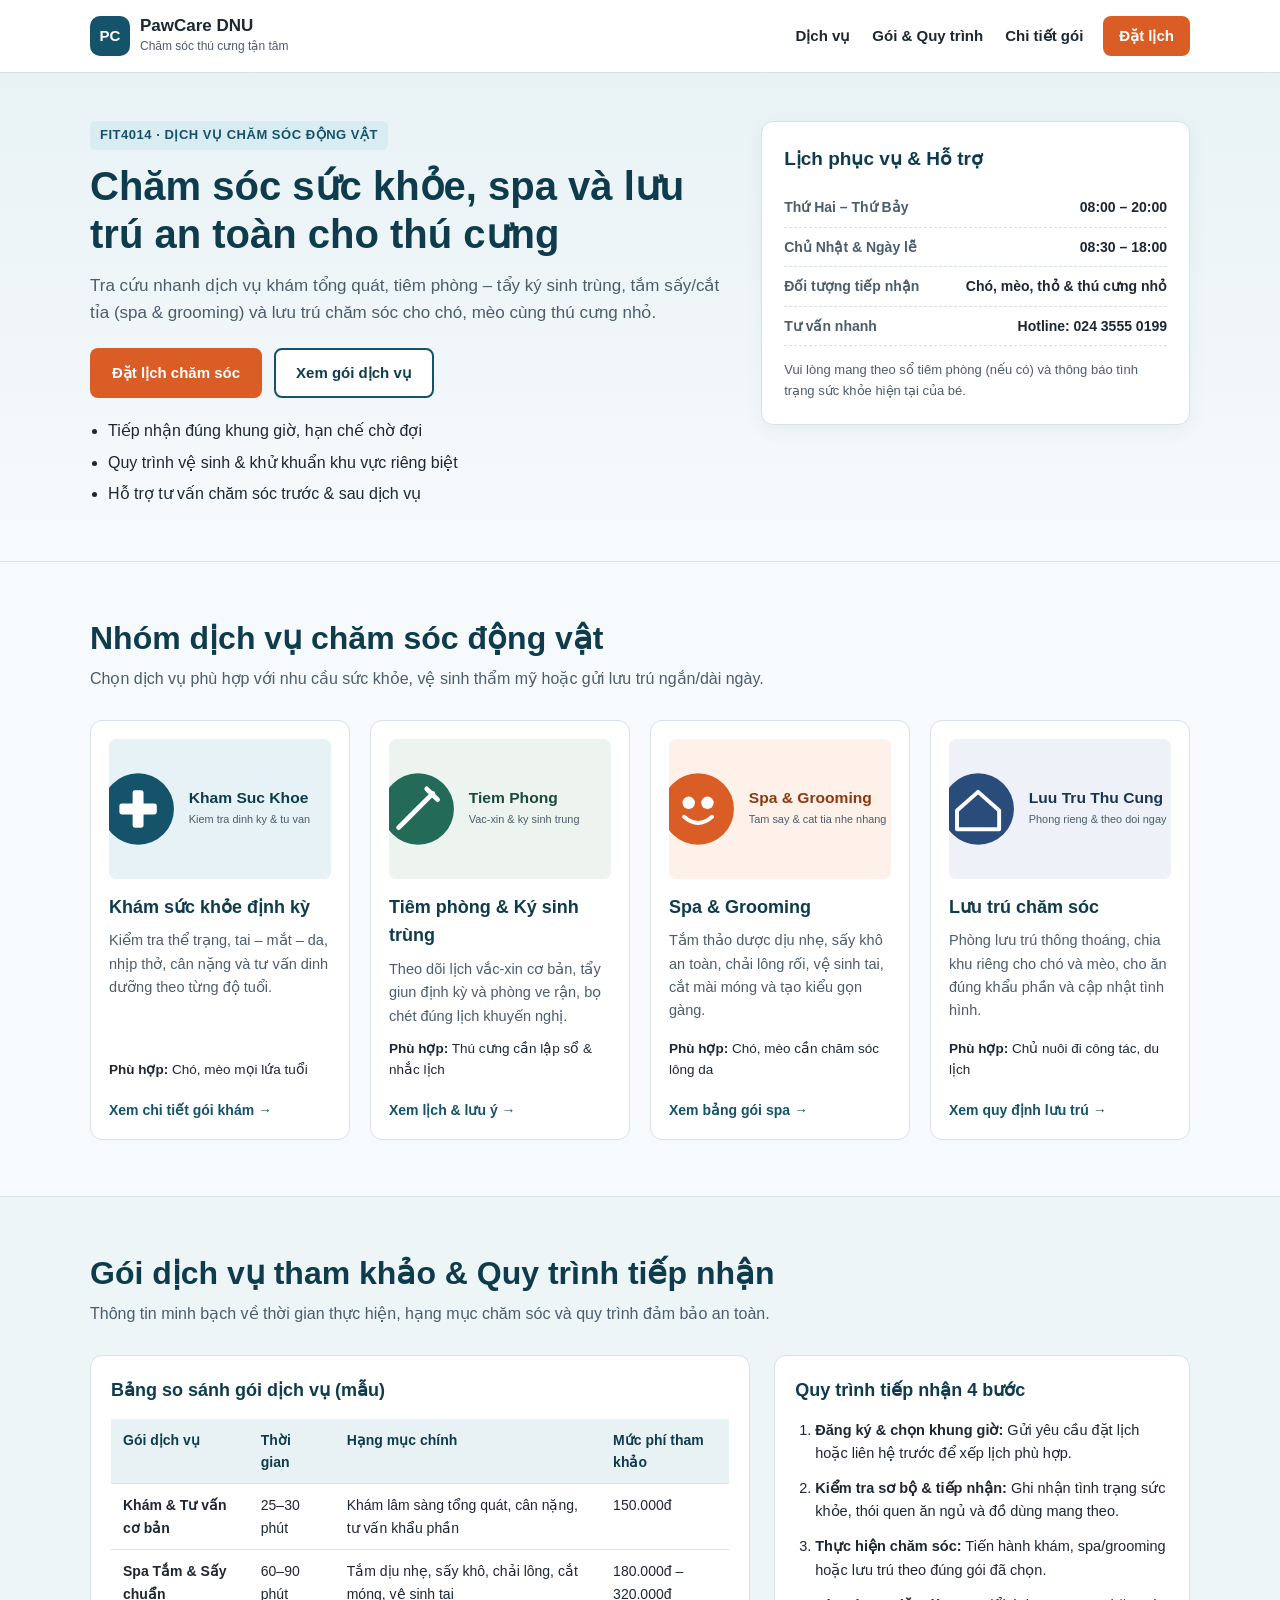
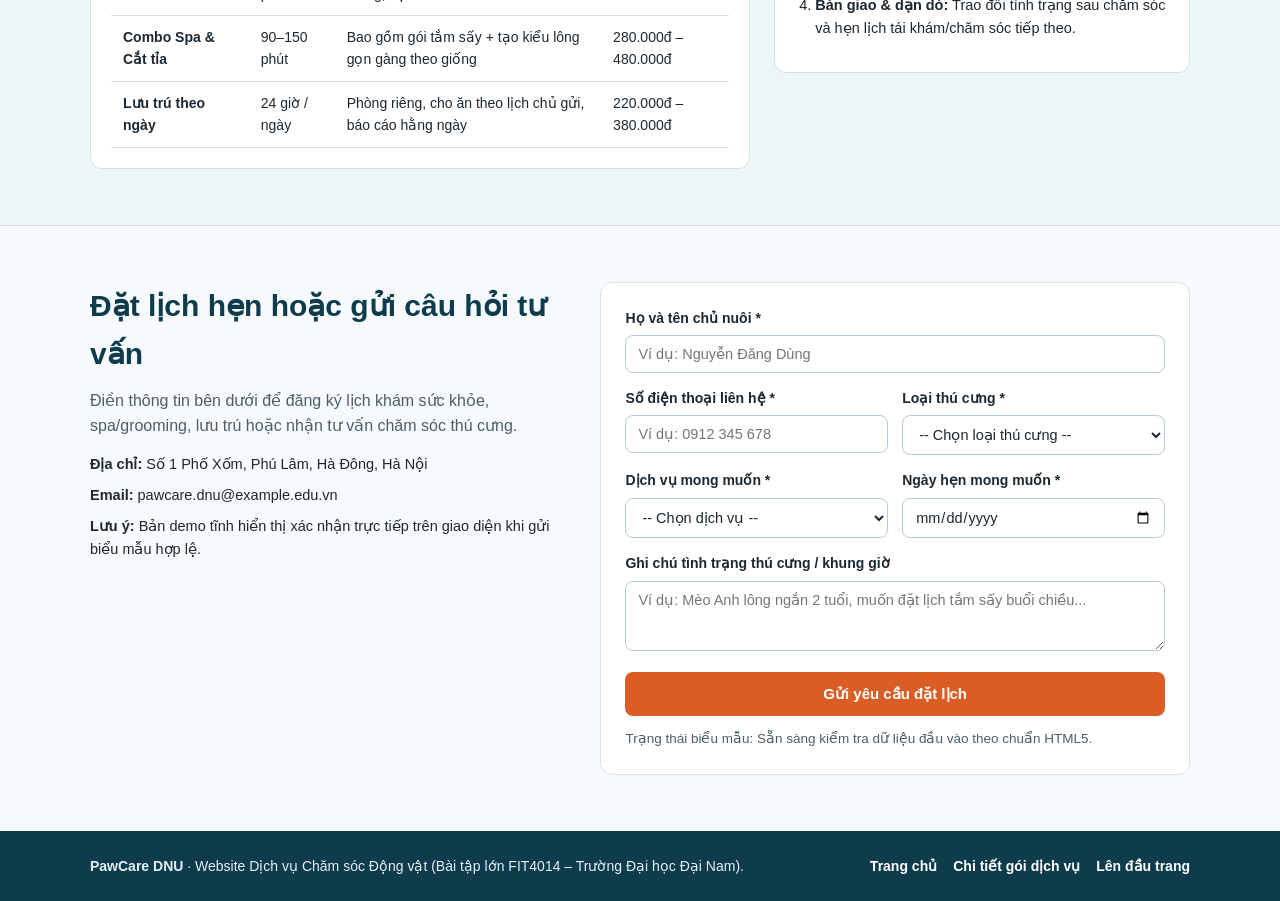
<file: index.html>
<!DOCTYPE html>
<html lang="vi">
<head>
  <meta charset="UTF-8" />
  <meta name="viewport" content="width=device-width, initial-scale=1.0" />
  <title>PawCare DNU · Dịch vụ Chăm sóc Động vật</title>
  <link rel="stylesheet" href="css/style.css" />
</head>
<body>
  <header class="site-header" id="top">
    <div class="container header-inner">
      <a class="brand" href="index.html">
        <span class="brand-badge" aria-hidden="true">PC</span>
        <span>
          <strong>PawCare DNU</strong>
          <small>Chăm sóc thú cưng tận tâm</small>
        </span>
      </a>
      <nav class="main-nav" aria-label="Điều hướng chính">
        <a href="#dich-vu">Dịch vụ</a>
        <a href="#goi-cham-soc">Gói &amp; Quy trình</a>
        <a href="chi-tiet-dich-vu.html">Chi tiết gói</a>
        <a href="#dat-lich" class="nav-cta">Đặt lịch</a>
      </nav>
    </div>
  </header>

  <main>
    <!-- Hero Section -->
    <section class="hero">
      <div class="container hero-grid">
        <div class="hero-content">
          <span class="eyebrow">FIT4014 · Dịch vụ Chăm sóc Động vật</span>
          <h1>Chăm sóc sức khỏe, spa và lưu trú an toàn cho thú cưng</h1>
          <p class="hero-lead">
            Tra cứu nhanh dịch vụ khám tổng quát, tiêm phòng – tẩy ký sinh trùng, tắm sấy/cắt tỉa
            (spa &amp; grooming) và lưu trú chăm sóc cho chó, mèo cùng thú cưng nhỏ.
          </p>
          <div class="hero-actions">
            <a href="#dat-lich" class="btn btn-primary">Đặt lịch chăm sóc</a>
            <a href="#goi-cham-soc" class="btn btn-secondary">Xem gói dịch vụ</a>
          </div>
          <ul class="hero-highlights">
            <li>Tiếp nhận đúng khung giờ, hạn chế chờ đợi</li>
            <li>Quy trình vệ sinh &amp; khử khuẩn khu vực riêng biệt</li>
            <li>Hỗ trợ tư vấn chăm sóc trước &amp; sau dịch vụ</li>
          </ul>
        </div>

        <aside class="hero-card" aria-label="Thông tin hoạt động">
          <h2>Lịch phục vụ &amp; Hỗ trợ</h2>
          <dl class="info-list">
            <div>
              <dt>Thứ Hai – Thứ Bảy</dt>
              <dd>08:00 – 20:00</dd>
            </div>
            <div>
              <dt>Chủ Nhật &amp; Ngày lễ</dt>
              <dd>08:30 – 18:00</dd>
            </div>
            <div>
              <dt>Đối tượng tiếp nhận</dt>
              <dd>Chó, mèo, thỏ &amp; thú cưng nhỏ</dd>
            </div>
            <div>
              <dt>Tư vấn nhanh</dt>
              <dd>Hotline: 024 3555 0199</dd>
            </div>
          </dl>
          <p class="card-note">
            Vui lòng mang theo sổ tiêm phòng (nếu có) và thông báo tình trạng sức khỏe hiện tại của bé.
          </p>
        </aside>
      </div>
    </section>

    <!-- R1: 4 nhóm dịch vụ chăm sóc động vật -->
    <section class="section" id="dich-vu">
      <div class="container">
        <div class="section-head">
          <h2>Nhóm dịch vụ chăm sóc động vật</h2>
          <p>Chọn dịch vụ phù hợp với nhu cầu sức khỏe, vệ sinh thẩm mỹ hoặc gửi lưu trú ngắn/dài ngày.</p>
        </div>

        <div class="services-grid">
          <article class="service-card">
            <img src="images/kham-suc-khoe.svg" alt="Minh họa dịch vụ khám sức khỏe thú cưng" />
            <h3>Khám sức khỏe định kỳ</h3>
            <p>Kiểm tra thể trạng, tai – mắt – da, nhịp thở, cân nặng và tư vấn dinh dưỡng theo từng độ tuổi.</p>
            <p class="meta"><strong>Phù hợp:</strong> Chó, mèo mọi lứa tuổi</p>
            <a href="chi-tiet-dich-vu.html#kham" class="card-link">Xem chi tiết gói khám →</a>
          </article>

          <article class="service-card">
            <img src="images/tiem-phong.svg" alt="Minh họa dịch vụ tiêm phòng và tẩy ký sinh trùng" />
            <h3>Tiêm phòng &amp; Ký sinh trùng</h3>
            <p>Theo dõi lịch vắc-xin cơ bản, tẩy giun định kỳ và phòng ve rận, bọ chét đúng lịch khuyến nghị.</p>
            <p class="meta"><strong>Phù hợp:</strong> Thú cưng cần lập sổ &amp; nhắc lịch</p>
            <a href="chi-tiet-dich-vu.html#tiem" class="card-link">Xem lịch &amp; lưu ý →</a>
          </article>

          <article class="service-card">
            <img src="images/spa-grooming.svg" alt="Minh họa dịch vụ spa và cắt tỉa lông thú cưng" />
            <h3>Spa &amp; Grooming</h3>
            <p>Tắm thảo dược dịu nhẹ, sấy khô an toàn, chải lông rối, vệ sinh tai, cắt mài móng và tạo kiểu gọn gàng.</p>
            <p class="meta"><strong>Phù hợp:</strong> Chó, mèo cần chăm sóc lông da</p>
            <a href="chi-tiet-dich-vu.html#spa" class="card-link">Xem bảng gói spa →</a>
          </article>

          <article class="service-card">
            <img src="images/luu-tru.svg" alt="Minh họa khu vực lưu trú chăm sóc thú cưng" />
            <h3>Lưu trú chăm sóc</h3>
            <p>Phòng lưu trú thông thoáng, chia khu riêng cho chó và mèo, cho ăn đúng khẩu phần và cập nhật tình hình.</p>
            <p class="meta"><strong>Phù hợp:</strong> Chủ nuôi đi công tác, du lịch</p>
            <a href="chi-tiet-dich-vu.html#luu-tru" class="card-link">Xem quy định lưu trú →</a>
          </article>
        </div>
      </div>
    </section>

    <!-- R2: So sánh gói dịch vụ & Quy trình tiếp nhận -->
    <section class="section section-alt" id="goi-cham-soc">
      <div class="container">
        <div class="section-head">
          <h2>Gói dịch vụ tham khảo &amp; Quy trình tiếp nhận</h2>
          <p>Thông tin minh bạch về thời gian thực hiện, hạng mục chăm sóc và quy trình đảm bảo an toàn.</p>
        </div>

        <div class="split-layout">
          <div class="table-wrap">
            <h3>Bảng so sánh gói dịch vụ (mẫu)</h3>
            <table class="package-table">
              <thead>
                <tr>
                  <th>Gói dịch vụ</th>
                  <th>Thời gian</th>
                  <th>Hạng mục chính</th>
                  <th>Mức phí tham khảo</th>
                </tr>
              </thead>
              <tbody>
                <tr>
                  <td><strong>Khám &amp; Tư vấn cơ bản</strong></td>
                  <td>25–30 phút</td>
                  <td>Khám lâm sàng tổng quát, cân nặng, tư vấn khẩu phần</td>
                  <td>150.000đ</td>
                </tr>
                <tr>
                  <td><strong>Spa Tắm &amp; Sấy chuẩn</strong></td>
                  <td>60–90 phút</td>
                  <td>Tắm dịu nhẹ, sấy khô, chải lông, cắt móng, vệ sinh tai</td>
                  <td>180.000đ – 320.000đ</td>
                </tr>
                <tr>
                  <td><strong>Combo Spa &amp; Cắt tỉa</strong></td>
                  <td>90–150 phút</td>
                  <td>Bao gồm gói tắm sấy + tạo kiểu lông gọn gàng theo giống</td>
                  <td>280.000đ – 480.000đ</td>
                </tr>
                <tr>
                  <td><strong>Lưu trú theo ngày</strong></td>
                  <td>24 giờ / ngày</td>
                  <td>Phòng riêng, cho ăn theo lịch chủ gửi, báo cáo hằng ngày</td>
                  <td>220.000đ – 380.000đ</td>
                </tr>
              </tbody>
            </table>
          </div>

          <div class="process-box">
            <h3>Quy trình tiếp nhận 4 bước</h3>
            <ol class="steps-list">
              <li>
                <strong>Đăng ký &amp; chọn khung giờ:</strong> Gửi yêu cầu đặt lịch hoặc liên hệ trước để xếp lịch phù hợp.
              </li>
              <li>
                <strong>Kiểm tra sơ bộ &amp; tiếp nhận:</strong> Ghi nhận tình trạng sức khỏe, thói quen ăn ngủ và đồ dùng mang theo.
              </li>
              <li>
                <strong>Thực hiện chăm sóc:</strong> Tiến hành khám, spa/grooming hoặc lưu trú theo đúng gói đã chọn.
              </li>
              <li>
                <strong>Bàn giao &amp; dặn dò:</strong> Trao đổi tình trạng sau chăm sóc và hẹn lịch tái khám/chăm sóc tiếp theo.
              </li>
            </ol>
          </div>
        </div>
      </div>
    </section>

    <!-- R3: Biểu mẫu đặt lịch hẹn / tư vấn -->
    <section class="section" id="dat-lich">
      <div class="container form-layout">
        <div class="form-intro">
          <h2>Đặt lịch hẹn hoặc gửi câu hỏi tư vấn</h2>
          <p>
            Điền thông tin bên dưới để đăng ký lịch khám sức khỏe, spa/grooming, lưu trú hoặc nhận tư vấn chăm sóc
            thú cưng.
          </p>
          <ul class="contact-details">
            <li><strong>Địa chỉ:</strong> Số 1 Phố Xốm, Phú Lâm, Hà Đông, Hà Nội</li>
            <li><strong>Email:</strong> pawcare.dnu@example.edu.vn</li>
            <li><strong>Lưu ý:</strong> Bản demo tĩnh hiển thị xác nhận trực tiếp trên giao diện khi gửi biểu mẫu hợp lệ.</li>
          </ul>
        </div>

        <form class="booking-form" action="#dat-lich" method="get">
          <div class="form-group">
            <label for="owner-name">Họ và tên chủ nuôi *</label>
            <input id="owner-name" name="owner-name" type="text" placeholder="Ví dụ: Nguyễn Đăng Dùng" required />
          </div>

          <div class="form-row">
            <div class="form-group">
              <label for="phone">Số điện thoại liên hệ *</label>
              <input id="phone" name="phone" type="tel" placeholder="Ví dụ: 0912 345 678" required />
            </div>

            <div class="form-group">
              <label for="pet-type">Loại thú cưng *</label>
              <select id="pet-type" name="pet-type" required>
                <option value="">-- Chọn loại thú cưng --</option>
                <option value="cho">Chó</option>
                <option value="meo">Mèo</option>
                <option value="khac">Thú cưng nhỏ khác (thỏ, hamster...)</option>
              </select>
            </div>
          </div>

          <div class="form-row">
            <div class="form-group">
              <label for="service-select">Dịch vụ mong muốn *</label>
              <select id="service-select" name="service-select" required>
                <option value="">-- Chọn dịch vụ --</option>
                <option value="kham">Khám sức khỏe định kỳ</option>
                <option value="tiem">Tiêm phòng &amp; tẩy ký sinh trùng</option>
                <option value="spa">Spa &amp; Grooming</option>
                <option value="luu-tru">Lưu trú chăm sóc</option>
              </select>
            </div>

            <div class="form-group">
              <label for="preferred-date">Ngày hẹn mong muốn *</label>
              <input id="preferred-date" name="preferred-date" type="date" required />
            </div>
          </div>

          <div class="form-group">
            <label for="notes">Ghi chú tình trạng thú cưng / khung giờ</label>
            <textarea
              id="notes"
              name="notes"
              rows="3"
              placeholder="Ví dụ: Mèo Anh lông ngắn 2 tuổi, muốn đặt lịch tắm sấy buổi chiều..."
            ></textarea>
          </div>

          <button type="submit" class="btn btn-primary btn-full">Gửi yêu cầu đặt lịch</button>
          <p class="form-status" role="status">
            Trạng thái biểu mẫu: Sẵn sàng kiểm tra dữ liệu đầu vào theo chuẩn HTML5.
          </p>
        </form>
      </div>
    </section>
  </main>

  <footer class="site-footer">
    <div class="container footer-inner">
      <p>
        <strong>PawCare DNU</strong> · Website Dịch vụ Chăm sóc Động vật (Bài tập lớn FIT4014 – Trường Đại học Đại Nam).
      </p>
      <div class="footer-links">
        <a href="index.html">Trang chủ</a>
        <a href="chi-tiet-dich-vu.html">Chi tiết gói dịch vụ</a>
        <a href="#top">Lên đầu trang</a>
      </div>
    </div>
  </footer>
</body>
</html>
</file>
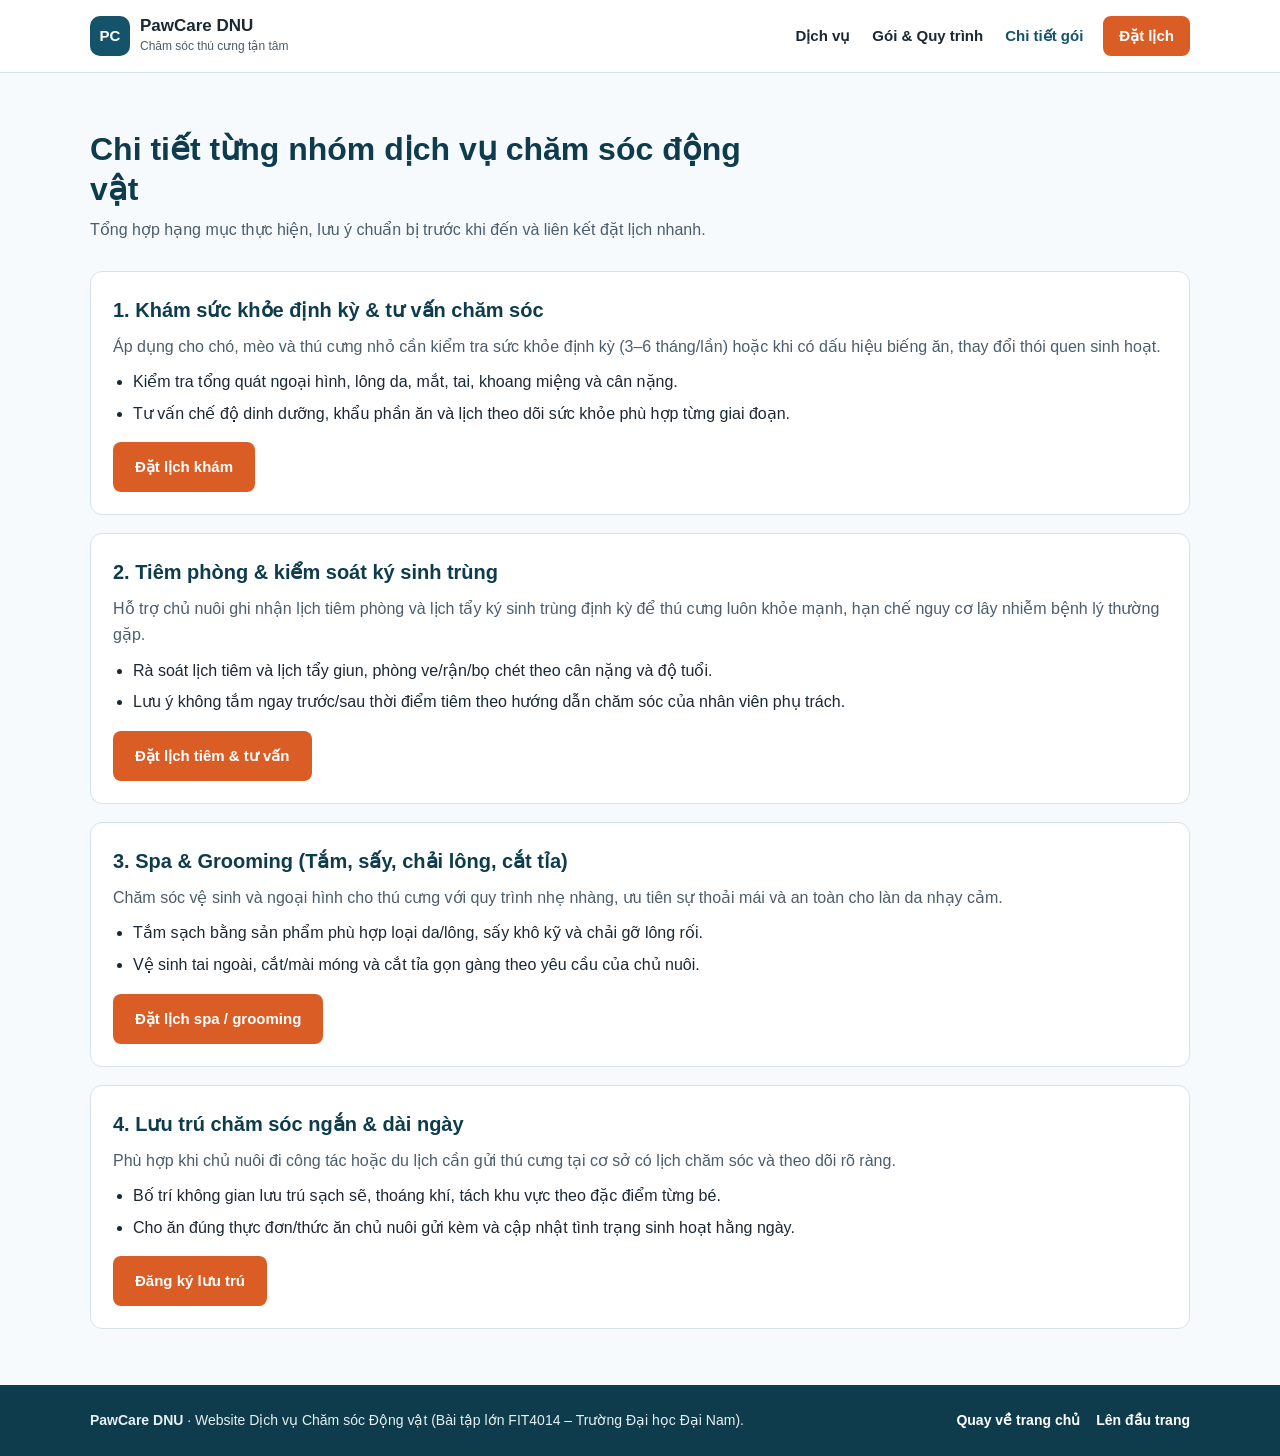
<file: ket qua.html>
<!DOCTYPE html>
<html lang="vi">
<head>
  <meta charset="UTF-8" />
  <meta name="viewport" content="width=device-width, initial-scale=1.0" />
  <title>Chi tiết Gói Dịch vụ · PawCare DNU</title>
  <link rel="stylesheet" href="css/style.css" />
</head>
<body>
  <header class="site-header" id="top">
    <div class="container header-inner">
      <a class="brand" href="index.html">
        <span class="brand-badge" aria-hidden="true">PC</span>
        <span>
          <strong>PawCare DNU</strong>
          <small>Chăm sóc thú cưng tận tâm</small>
        </span>
      </a>
      <nav class="main-nav" aria-label="Điều hướng trang chi tiết">
        <a href="index.html#dich-vu">Dịch vụ</a>
        <a href="index.html#goi-cham-soc">Gói &amp; Quy trình</a>
        <a href="chi-tiet-dich-vu.html" aria-current="page">Chi tiết gói</a>
        <a href="index.html#dat-lich" class="nav-cta">Đặt lịch</a>
      </nav>
    </div>
  </header>

  <main class="section">
    <div class="container">
      <div class="section-head">
        <h1>Chi tiết từng nhóm dịch vụ chăm sóc động vật</h1>
        <p>Tổng hợp hạng mục thực hiện, lưu ý chuẩn bị trước khi đến và liên kết đặt lịch nhanh.</p>
      </div>

      <div class="detail-stack">
        <article class="detail-card" id="kham">
          <h2>1. Khám sức khỏe định kỳ &amp; tư vấn chăm sóc</h2>
          <p>
            Áp dụng cho chó, mèo và thú cưng nhỏ cần kiểm tra sức khỏe định kỳ (3–6 tháng/lần) hoặc khi có dấu hiệu
            biếng ăn, thay đổi thói quen sinh hoạt.
          </p>
          <ul>
            <li>Kiểm tra tổng quát ngoại hình, lông da, mắt, tai, khoang miệng và cân nặng.</li>
            <li>Tư vấn chế độ dinh dưỡng, khẩu phần ăn và lịch theo dõi sức khỏe phù hợp từng giai đoạn.</li>
          </ul>
          <a href="index.html#dat-lich" class="btn btn-primary">Đặt lịch khám</a>
        </article>

        <article class="detail-card" id="tiem">
          <h2>2. Tiêm phòng &amp; kiểm soát ký sinh trùng</h2>
          <p>
            Hỗ trợ chủ nuôi ghi nhận lịch tiêm phòng và lịch tẩy ký sinh trùng định kỳ để thú cưng luôn khỏe mạnh,
            hạn chế nguy cơ lây nhiễm bệnh lý thường gặp.
          </p>
          <ul>
            <li>Rà soát lịch tiêm và lịch tẩy giun, phòng ve/rận/bọ chét theo cân nặng và độ tuổi.</li>
            <li>Lưu ý không tắm ngay trước/sau thời điểm tiêm theo hướng dẫn chăm sóc của nhân viên phụ trách.</li>
          </ul>
          <a href="index.html#dat-lich" class="btn btn-primary">Đặt lịch tiêm &amp; tư vấn</a>
        </article>

        <article class="detail-card" id="spa">
          <h2>3. Spa &amp; Grooming (Tắm, sấy, chải lông, cắt tỉa)</h2>
          <p>
            Chăm sóc vệ sinh và ngoại hình cho thú cưng với quy trình nhẹ nhàng, ưu tiên sự thoải mái và an toàn
            cho làn da nhạy cảm.
          </p>
          <ul>
            <li>Tắm sạch bằng sản phẩm phù hợp loại da/lông, sấy khô kỹ và chải gỡ lông rối.</li>
            <li>Vệ sinh tai ngoài, cắt/mài móng và cắt tỉa gọn gàng theo yêu cầu của chủ nuôi.</li>
          </ul>
          <a href="index.html#dat-lich" class="btn btn-primary">Đặt lịch spa / grooming</a>
        </article>

        <article class="detail-card" id="luu-tru">
          <h2>4. Lưu trú chăm sóc ngắn &amp; dài ngày</h2>
          <p>
            Phù hợp khi chủ nuôi đi công tác hoặc du lịch cần gửi thú cưng tại cơ sở có lịch chăm sóc và theo dõi
            rõ ràng.
          </p>
          <ul>
            <li>Bố trí không gian lưu trú sạch sẽ, thoáng khí, tách khu vực theo đặc điểm từng bé.</li>
            <li>Cho ăn đúng thực đơn/thức ăn chủ nuôi gửi kèm và cập nhật tình trạng sinh hoạt hằng ngày.</li>
          </ul>
          <a href="index.html#dat-lich" class="btn btn-primary">Đăng ký lưu trú</a>
        </article>
      </div>
    </div>
  </main>

  <footer class="site-footer">
    <div class="container footer-inner">
      <p>
        <strong>PawCare DNU</strong> · Website Dịch vụ Chăm sóc Động vật (Bài tập lớn FIT4014 – Trường Đại học Đại Nam).
      </p>
      <div class="footer-links">
        <a href="index.html">Quay về trang chủ</a>
        <a href="#top">Lên đầu trang</a>
      </div>
    </div>
  </footer>
</body>
</html>
</file>
<file: css/style.css>
:root {
  --bg-page: #f7fafc;
  --bg-surface: #ffffff;
  --bg-alt: #eef5f7;
  --primary: #145369;
  --primary-dark: #0e3c4c;
  --accent: #d95d24;
  --accent-dark: #b44715;
  --text-main: #1b2832;
  --text-muted: #4b5d6b;
  --border-color: #d6e2e8;
  --radius: 12px;
  --container-max: 1140px;
}

*,
*::before,
*::after {
  box-sizing: border-box;
}

html {
  scroll-behavior: smooth;
}

body {
  margin: 0;
  font-family: "Segoe UI", Roboto, Arial, sans-serif;
  font-size: 16px;
  line-height: 1.6;
  color: var(--text-main);
  background-color: var(--bg-page);
  overflow-x: hidden;
}

img {
  display: block;
  max-width: 100%;
  height: auto;
}

a {
  color: var(--primary);
}

.container {
  width: 100%;
  max-width: var(--container-max);
  margin: 0 auto;
  padding: 0 20px;
}

/* Header & Navigation */
.site-header {
  position: sticky;
  top: 0;
  z-index: 20;
  background-color: var(--bg-surface);
  border-bottom: 1px solid var(--border-color);
}

.header-inner {
  display: flex;
  align-items: center;
  justify-content: space-between;
  gap: 16px;
  min-height: 72px;
  flex-wrap: wrap;
}

.brand {
  display: inline-flex;
  align-items: center;
  gap: 10px;
  text-decoration: none;
  color: var(--text-main);
}

.brand-badge {
  display: inline-flex;
  align-items: center;
  justify-content: center;
  width: 40px;
  height: 40px;
  border-radius: 10px;
  background-color: var(--primary);
  color: #ffffff;
  font-weight: 700;
  font-size: 15px;
}

.brand strong {
  display: block;
  font-size: 17px;
  line-height: 1.2;
}

.brand small {
  display: block;
  font-size: 12px;
  color: var(--text-muted);
}

.main-nav {
  display: flex;
  align-items: center;
  gap: 18px;
  flex-wrap: wrap;
}

.main-nav a {
  text-decoration: none;
  font-weight: 600;
  font-size: 15px;
  color: var(--text-main);
  padding: 6px 2px;
}

.main-nav a:hover,
.main-nav a[aria-current="page"] {
  color: var(--primary);
}

.main-nav .nav-cta {
  background-color: var(--accent);
  color: #ffffff;
  padding: 8px 16px;
  border-radius: 8px;
}

.main-nav .nav-cta:hover {
  background-color: var(--accent-dark);
  color: #ffffff;
}

/* Hero Section */
.hero {
  padding: 48px 0;
  background: linear-gradient(180deg, #e8f2f5 0%, var(--bg-page) 100%);
  border-bottom: 1px solid var(--border-color);
}

.hero-grid {
  display: grid;
  grid-template-columns: 1.35fr 0.9fr;
  gap: 28px;
  align-items: start;
}

.eyebrow {
  display: inline-block;
  font-size: 13px;
  font-weight: 700;
  text-transform: uppercase;
  letter-spacing: 0.04em;
  color: var(--primary);
  background-color: #d9ecf2;
  padding: 4px 10px;
  border-radius: 6px;
  margin-bottom: 12px;
}

.hero h1 {
  margin: 0 0 14px;
  font-size: clamp(28px, 4vw, 40px);
  line-height: 1.2;
  color: var(--primary-dark);
}

.hero-lead {
  margin: 0 0 22px;
  font-size: 17px;
  color: var(--text-muted);
}

.hero-actions {
  display: flex;
  gap: 12px;
  flex-wrap: wrap;
  margin-bottom: 20px;
}

.btn {
  display: inline-flex;
  align-items: center;
  justify-content: center;
  text-decoration: none;
  font-weight: 600;
  font-size: 15px;
  padding: 11px 20px;
  border-radius: 8px;
  border: 2px solid transparent;
  cursor: pointer;
}

.btn-primary {
  background-color: var(--accent);
  color: #ffffff;
}

.btn-primary:hover {
  background-color: var(--accent-dark);
}

.btn-secondary {
  background-color: var(--bg-surface);
  color: var(--primary-dark);
  border-color: var(--primary);
}

.btn-secondary:hover {
  background-color: #e6f0f4;
}

.btn-full {
  width: 100%;
}

.hero-highlights {
  margin: 0;
  padding-left: 18px;
  color: var(--text-main);
}

.hero-highlights li {
  margin-bottom: 6px;
}

.hero-card {
  background-color: var(--bg-surface);
  border: 1px solid var(--border-color);
  border-radius: var(--radius);
  padding: 22px;
  box-shadow: 0 6px 18px rgba(20, 83, 105, 0.06);
}

.hero-card h2 {
  margin: 0 0 14px;
  font-size: 19px;
  color: var(--primary-dark);
}

.info-list {
  margin: 0 0 14px;
}

.info-list > div {
  display: flex;
  justify-content: space-between;
  gap: 12px;
  padding: 8px 0;
  border-bottom: 1px dashed var(--border-color);
  font-size: 14px;
}

.info-list dt {
  font-weight: 600;
  color: var(--text-muted);
}

.info-list dd {
  margin: 0;
  font-weight: 600;
  text-align: right;
}

.card-note {
  margin: 0;
  font-size: 13px;
  color: var(--text-muted);
}

/* Sections */
.section {
  padding: 56px 0;
}

.section-alt {
  background-color: var(--bg-alt);
  border-top: 1px solid var(--border-color);
  border-bottom: 1px solid var(--border-color);
}

.section-head {
  max-width: 700px;
  margin-bottom: 28px;
}

.section-head h1,
.section-head h2 {
  margin: 0 0 8px;
  font-size: clamp(24px, 3vw, 32px);
  line-height: 1.25;
  color: var(--primary-dark);
}

.section-head p {
  margin: 0;
  color: var(--text-muted);
}

/* Services Grid (R1) */
.services-grid {
  display: grid;
  grid-template-columns: repeat(4, minmax(0, 1fr));
  gap: 20px;
}

.service-card {
  display: flex;
  flex-direction: column;
  background-color: var(--bg-surface);
  border: 1px solid var(--border-color);
  border-radius: var(--radius);
  padding: 18px;
}

.service-card img {
  width: 100%;
  height: 140px;
  object-fit: cover;
  border-radius: 8px;
  margin-bottom: 14px;
  background-color: #e6f0f4;
}

.service-card h3 {
  margin: 0 0 8px;
  font-size: 18px;
  color: var(--primary-dark);
}

.service-card p {
  margin: 0 0 10px;
  font-size: 14.5px;
  color: var(--text-muted);
}

.service-card .meta {
  font-size: 13.5px;
  color: var(--text-main);
  margin-top: auto;
}

.card-link {
  display: inline-block;
  margin-top: 8px;
  font-weight: 600;
  font-size: 14px;
  text-decoration: none;
}

.card-link:hover {
  text-decoration: underline;
}

/* Packages & Process Split (R2) */
.split-layout {
  display: grid;
  grid-template-columns: 1.35fr 0.85fr;
  gap: 24px;
  align-items: start;
}

.table-wrap,
.process-box {
  background-color: var(--bg-surface);
  border: 1px solid var(--border-color);
  border-radius: var(--radius);
  padding: 20px;
  overflow-x: auto;
}

.table-wrap h3,
.process-box h3 {
  margin: 0 0 14px;
  font-size: 18px;
  color: var(--primary-dark);
}

.package-table {
  width: 100%;
  border-collapse: collapse;
  font-size: 14px;
}

.package-table th,
.package-table td {
  text-align: left;
  padding: 10px 12px;
  border-bottom: 1px solid var(--border-color);
  vertical-align: top;
}

.package-table th {
  background-color: #e8f2f5;
  color: var(--primary-dark);
  font-weight: 700;
}

.steps-list {
  margin: 0;
  padding-left: 20px;
}

.steps-list li {
  margin-bottom: 12px;
  font-size: 14.5px;
}

/* Booking Form (R3) */
.form-layout {
  display: grid;
  grid-template-columns: 0.9fr 1.1fr;
  gap: 28px;
  align-items: start;
}

.form-intro h2 {
  margin: 0 0 10px;
  font-size: clamp(24px, 3vw, 30px);
  color: var(--primary-dark);
}

.form-intro p {
  margin: 0 0 14px;
  color: var(--text-muted);
}

.contact-details {
  list-style: none;
  margin: 0;
  padding: 0;
}

.contact-details li {
  margin-bottom: 8px;
  font-size: 14.5px;
}

.booking-form {
  background-color: var(--bg-surface);
  border: 1px solid var(--border-color);
  border-radius: var(--radius);
  padding: 24px;
}

.form-row {
  display: grid;
  grid-template-columns: repeat(2, minmax(0, 1fr));
  gap: 14px;
}

.form-group {
  margin-bottom: 14px;
}

.form-group label {
  display: block;
  font-weight: 600;
  font-size: 14px;
  margin-bottom: 6px;
  color: var(--text-main);
}

.form-group input,
.form-group select,
.form-group textarea {
  width: 100%;
  padding: 10px 12px;
  font-family: inherit;
  font-size: 14.5px;
  color: var(--text-main);
  background-color: #ffffff;
  border: 1px solid #b8cbd4;
  border-radius: 8px;
}

.form-group input:focus,
.form-group select:focus,
.form-group textarea:focus {
  outline: 2px solid var(--primary);
  border-color: var(--primary);
}

.form-status {
  margin: 12px 0 0;
  font-size: 13.5px;
  color: var(--text-muted);
}

/* Detail Page */
.detail-stack {
  display: grid;
  gap: 18px;
}

.detail-card {
  background-color: var(--bg-surface);
  border: 1px solid var(--border-color);
  border-radius: var(--radius);
  padding: 22px;
}

.detail-card h2 {
  margin: 0 0 8px;
  font-size: 20px;
  color: var(--primary-dark);
}

.detail-card p {
  margin: 0 0 10px;
  color: var(--text-muted);
}

.detail-card ul {
  margin: 0 0 16px;
  padding-left: 20px;
}

.detail-card li {
  margin-bottom: 6px;
}

/* Footer */
.site-footer {
  background-color: var(--primary-dark);
  color: #e6f0f4;
  padding: 24px 0;
  font-size: 14px;
}

.footer-inner {
  display: flex;
  justify-content: space-between;
  align-items: center;
  gap: 16px;
  flex-wrap: wrap;
}

.footer-inner p {
  margin: 0;
}

.footer-links {
  display: flex;
  gap: 16px;
  flex-wrap: wrap;
}

.footer-links a {
  color: #ffffff;
  text-decoration: none;
  font-weight: 600;
}

.footer-links a:hover {
  text-decoration: underline;
}

/* Responsive Breakpoints */
@media (max-width: 992px) {
  .services-grid {
    grid-template-columns: repeat(2, minmax(0, 1fr));
  }

  .hero-grid,
  .split-layout,
  .form-layout {
    grid-template-columns: 1fr;
  }
}

@media (max-width: 768px) {
  .header-inner {
    padding: 10px 0;
  }

  .main-nav {
    width: 100%;
    gap: 10px;
  }

  .services-grid,
  .form-row {
    grid-template-columns: 1fr;
  }

  .hero {
    padding: 32px 0;
  }

  .section {
    padding: 40px 0;
  }

  .booking-form,
  .hero-card,
  .table-wrap,
  .process-box,
  .detail-card {
    padding: 16px;
  }
}
</file>
